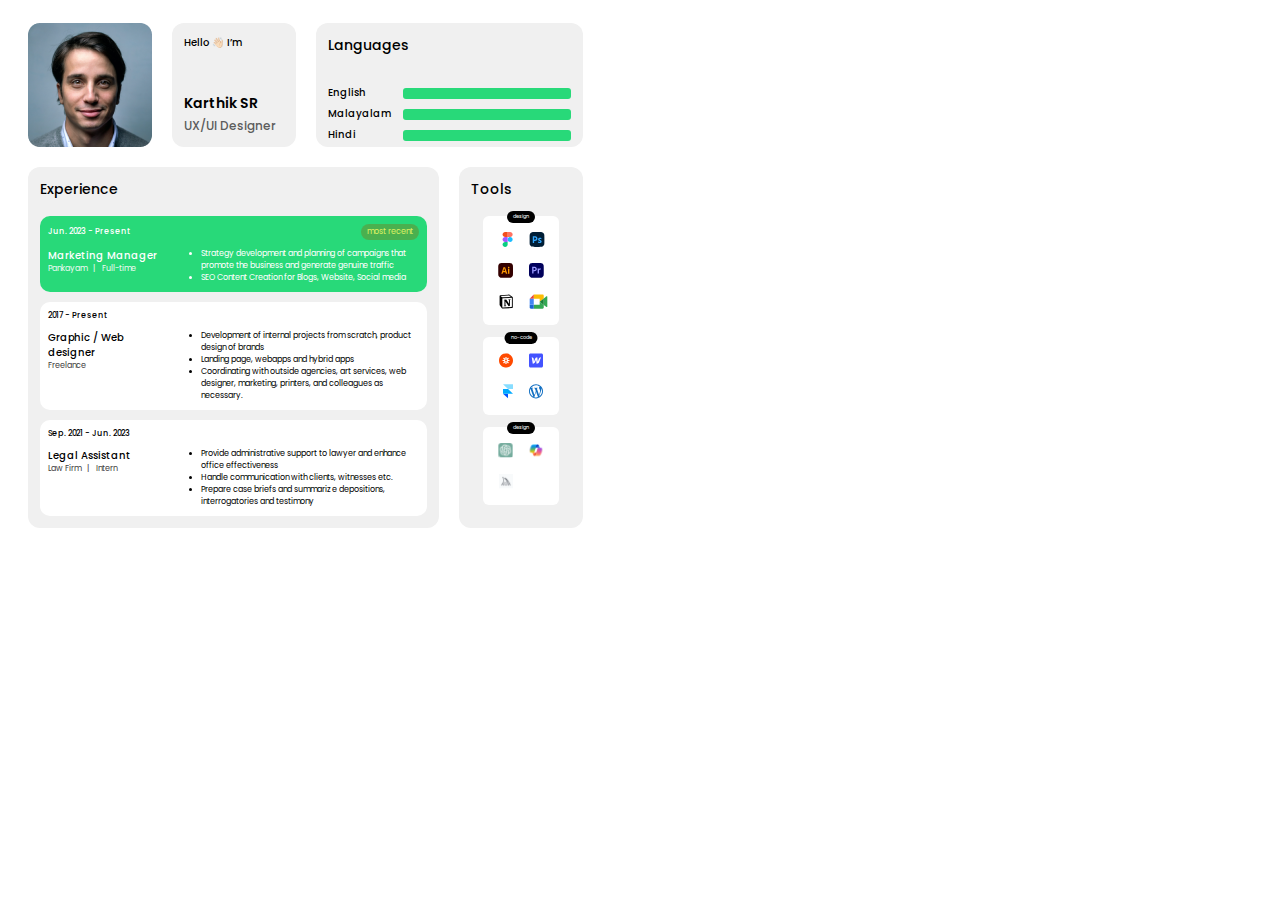
<file: index.html>
<!DOCTYPE html>
<html lang="en">
<head>
    <meta charset="UTF-8">
    <meta name="viewport" content="width=device-width, initial-scale=1.0">
    <title>Resume</title>
    <link rel="stylesheet" href="index.css">
    <link rel="stylesheet" href="styles/global.css">
    <link rel="stylesheet" href="styles/fonts.css">
    <link rel="stylesheet" href="styles/personalinfo.css">
    <link rel="stylesheet" href="styles/avatar.css">
    <link rel="stylesheet" href="styles/langugesinfo.css">
    <link rel="stylesheet" href="styles/experienceinfo.css">
    <link rel="stylesheet" href="styles/toolsinfo.css">
</head>
<body>
    <main class="page">
        <div class="resume">
            <section class="block-1">
                <article class="avatar-container">
                    <img src="./assets/images/profileImg.png" alt="profile picture" class="avatar">
                </article>
                <article class="personal-info card">
                    <p class="personal-info-header">Hello 👋🏻 I’m</p>
                    <div class="personal-info-container">
                        <p class="personal-info-name">Karthik SR</p>
                        <p class="personal-info-specialty">UX/UI Designer</p>
                    </div>
                </article>
                <article class="languages-info card">
                    <h3 class="header-text">Languages</h3>
                    <div class="languages-info-container">
                        <div class="languages-item">
                            <p>English</p> 
                            <div class="languges-info-progress"></div>
                        </div>
                        <div class="languages-item">
                            <p>Malayalam</p> 
                            <div class="languges-info-progress"></div>
                        </div>
                        <div class="languages-item">
                            <p>Hindi</p> 
                            <div class="languges-info-progress"></div>
                        </div>
                    </div>
                </article>
            </section>
            <section class="block-2">
                <article class="experience-info card">
                    <h3 class="header-text">Experience</h3>
                    <div class="experience-info-list">
                        <div class="experience-item selected">
                            <div class="experience-item-header">
                                <span class="experience-item-period">Jun. 2023 - Present</span>
                                <span class="experience-item-label">most recent</span>
                            </div>
                            <div class="experience-item-content">
                                <div class="experience-item-job">
                                    <div class="experience-item-job-specialty">Marketing Manager</div>
                                    <div class="experience-item-job-bottom">
                                        <span class="experience-item-job-name">Pankayam</span>
                                        <span class="experience-item-job-name">|</span>
                                        <span class="experience-item-job-time">Full-time</span>
                                    </div>
                                    
                                </div>
                                <ul class="experience-info-responsibility-list">
                                    <li class="experience-info-responsibility-list-item">
                                        Strategy development and planning of campaigns that promote 
                                        the business and generate genuine traffic
                                    </li>
                                    <li class="experience-info-responsibility-list-item">
                                        SEO Content Creation for Blogs, Website, Social media
                                    </li>
                                </ul>
                            </div>
                        </div>
                        <div class="experience-item">
                            <div class="experience-item-header">
                                <span class="experience-item-period">2017 - Present</span>
                            </div>
                            <div class="experience-item-content">
                                <div class="experience-item-job">
                                    <div class="experience-item-job-specialty">Graphic / Web designer</div>
                                    <div class="experience-item-job-bottom special">
                                        <span class="experience-item-job-name">Freelance</span>
                                    </div>
                                    
                                </div>
                                <ul class="experience-info-responsibility-list">
                                    <li class="experience-info-responsibility-list-item">
                                        Development of internal projects from scratch, product design of brands
                                    </li>
                                    <li class="experience-info-responsibility-list-item">
                                        Landing page, webapps and hybrid apps
                                    </li>
                                    <li class="experience-info-responsibility-list-item">
                                        Coordinating with outside agencies, art services, web designer, 
                                        marketing, printers, and colleagues as necessary.
                                    </li>
                                </ul>
                            </div>
                        </div>
                        <div class="experience-item">
                            <div class="experience-item-header">
                                <span class="experience-item-period">Sep. 2021 - Jun. 2023</span>
                            </div>
                            <div class="experience-item-content">
                                <div class="experience-item-job">
                                    <div class="experience-item-job-specialty">Legal Assistant</div>
                                    <div class="experience-item-job-bottom special">
                                        <span class="experience-item-job-name">Law Firm</span>
                                        <span class="experience-item-job-name">|</span>
                                        <span class="experience-item-job-time">Intern</span>
                                    </div>
                                    
                                </div>
                                <ul class="experience-info-responsibility-list">
                                    <li class="experience-info-responsibility-list-item">
                                        Provide administrative support to lawyer and enhance office effectiveness
                                    </li>
                                    <li class="experience-info-responsibility-list-item">
                                        Handle communication with clients, witnesses etc.
                                    </li>
                                    <li class="experience-info-responsibility-list-item">
                                        Prepare case briefs and summarize depositions, interrogatories and testimony
                                    </li>
                                </ul>
                            </div>
                        </div>
                    </div>
                </article>
                <article class="tools-info card">
                    <h3 class="header-text">Tools</h3>
                    <div class="tools-info-list">
                        <div class="tools-info-list-item">
                            <span class="tools-info-label">design</span>
                            <div class="tools-info-tools-list">
                                <div class="tools-info-tools-list-item">
                                    <img src="./assets/images/logoFigma.svg" alt="" class="tools-info-icon">
                                </div>
                                <div class="tools-info-tools-list-item">
                                    <img src="./assets/images/adobe_photoshop.svg" alt="" class="tools-info-icon">
                                </div>
                                <div class="tools-info-tools-list-item">
                                    <img src="./assets/images/adobe_illustrator.svg" alt="" class="tools-info-icon">
                                </div>
                                <div class="tools-info-tools-list-item">
                                    <img src="./assets/images/adobe_premiere.svg" alt="" class="tools-info-icon">
                                </div>
                                <div class="tools-info-tools-list-item">
                                    <img src="./assets/images/logoNotion.svg" alt="" class="tools-info-icon">
                                </div>
                                <div class="tools-info-tools-list-item">
                                    <img src="./assets/images/logoMeet.svg" alt="" class="tools-info-icon">
                                </div>
                            </div>
                        </div>
                        <div class="tools-info-list-item">
                            <span class="tools-info-label">no-code</span>
                            <div class="tools-info-tools-list">
                                <div class="tools-info-tools-list-item">
                                    <img src="./assets/images/zapier.svg" alt="" class="tools-info-icon">
                                </div>
                                <div class="tools-info-tools-list-item">
                                    <img src="./assets/images/webflow.svg" alt="" class="tools-info-icon">
                                </div>
                                <div class="tools-info-tools-list-item">
                                    <img src="./assets/images/framer.svg" alt="" class="tools-info-icon">
                                </div>
                                <div class="tools-info-tools-list-item">
                                    <img src="./assets/images/wordpress.svg" alt="" class="tools-info-icon">
                                </div>
                            </div>
                        </div>
                        <div class="tools-info-list-item">
                            <span class="tools-info-label">design</span>
                            <div class="tools-info-tools-list">
                                <div class="tools-info-tools-list-item">
                                    <img src="./assets/images/chat_gpt.svg" alt="" class="tools-info-icon">
                                </div>
                                <div class="tools-info-tools-list-item">
                                    <img src="./assets/images/copilot.svg" alt="" class="tools-info-icon">
                                </div>
                                <div class="tools-info-tools-list-item">
                                    <img src="./assets/images/mid_journey.svg" alt="" class="tools-info-icon">
                                </div>
                            </div>
                        </div>
                    </div>
                </article>
            </section>
        </div>

    </main>
</body>
</html>
</file>
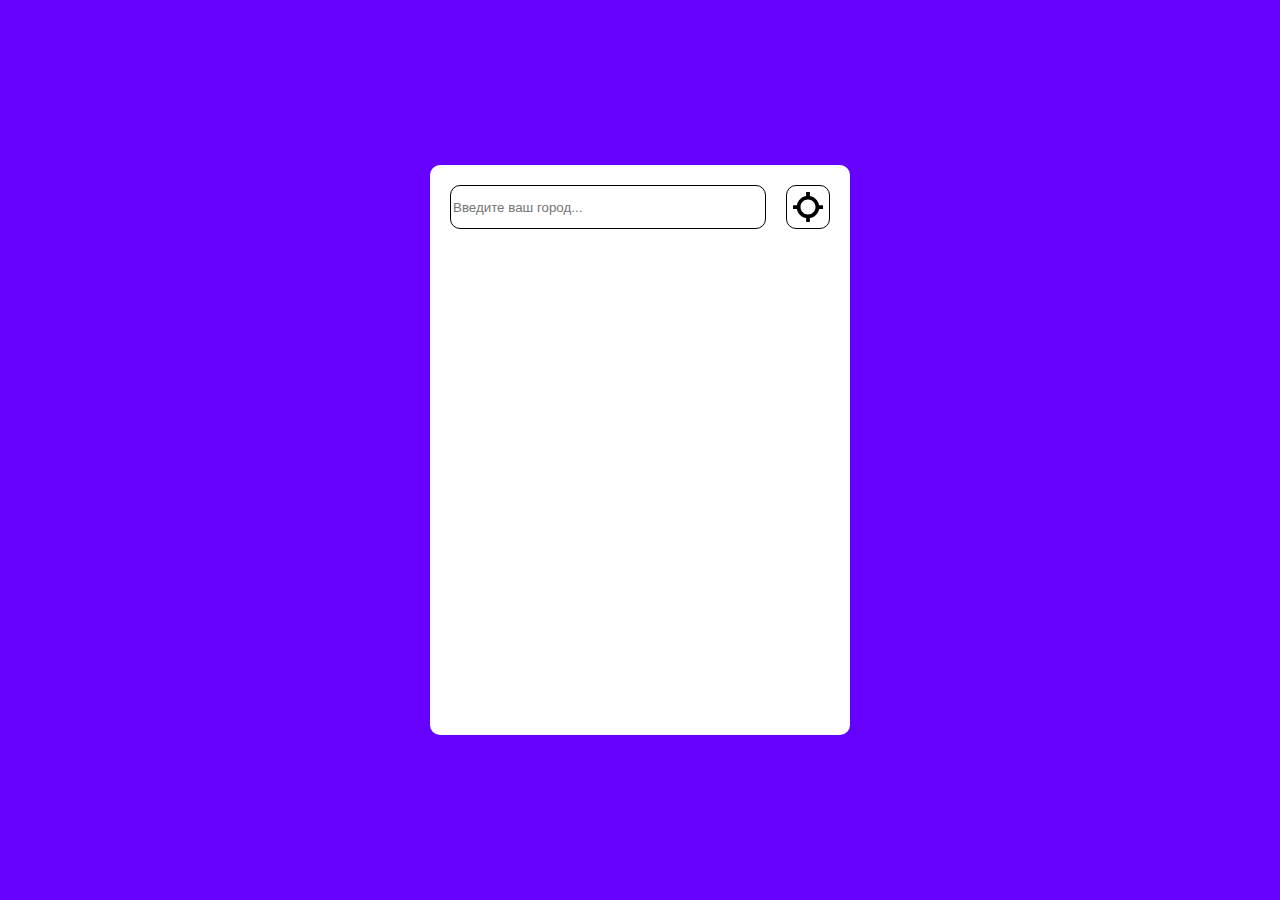
<file: 2 проект/index.html>
<!DOCTYPE html>
<html lang="en">
<head>
    <meta charset="UTF-8">
    <meta name="viewport" content="width=device-width, initial-scale=1.0">
    <link rel="stylesheet" href="style.css">
    <title>Document</title>
</head>
<body>
    <main class="container">
        <article class="weather-app">
            <div class="location-bar">
                <input type="text" class="location-input" placeholder="Введите ваш город...">
                <button class="location-btn">
                    <img src="/2 проект/img/Vector.svg" class="location-icon">
                </button>
            </div>
            <div class="current-weather">
                <!-- <img src="" alt="" class="current-weather-icon">
                <p class="current-weather-temperature">-3°С</p>
                <p class="current-weather-status">Облачно</p> -->
            </div>
            <div class="forecast">
                <!-- <div class="forecast-element">
                    <p class="forecast-time">Сейчас</p>
                    <img src="" alt="" class="forecast-icon">
                    <p class="forecast-temperature">-3°С</p>
                </div> -->
            </div>
        </article>
    </main>

    <script src="script.js"></script>
</body>
</html>
</file>
<file: index.css>
.page {
    padding: 15px 20px;
}

.block-1 {
    display: flex;
    gap: 20px;
    margin-bottom: 20px;
    height: 124px;
}

.card {
    border-radius: 12px;
    background-color: #F0F0F0;
    box-sizing: border-box;
    padding: 12px;
}

.header-text{
    font-size: 14px;
    line-height: 150%;
    font-weight: 500;
    padding: 0;
    padding-bottom: 16px;
}

.avatar-container, personal-info, languges-info {
    height: 100%;
}

.block-2{
    display: flex;
    gap: 20px;
}
</file>
<file: styles/global.css>
p, h3 {
    margin: 0;
}

body {
    font-family: Poppins;
    font-weight: 400;
}
</file>
<file: styles/fonts.css>
@font-face {
    font-family: Poppins;
    src: url(../assets/fonts/Poppins-Regular.ttf);
    font-weight: 400;
}

@font-face {
    font-family: Poppins;
    src: url(../assets/fonts/Poppins-Medium.ttf);
    font-weight: 500;
}

@font-face {
    font-family: Poppins;
    src: url(../assets/fonts/Poppins-SemiBold.ttf);
    font-weight: 700;
}
</file>
<file: styles/personalinfo.css>
.personal-info {
    width: 124px;
    display: flex;
    flex-direction: column;
    justify-content: space-between;
}

.personal-info-header {
    font-size: 10px;
    line-height: 150%;
    font-weight: 500;    
}

.personal-info-container {
    display: flex;
    flex-direction: column;
    gap: 6px;
}

.personal-info-name {
    font-size: 14px;
    line-height: 104%;
    font-weight: 700;
}

.personal-info-specialty {
    color: #5C5C5C;
    font-size: 12px;
    line-height: 150%;
    font-weight: 500;
}
</file>
<file: styles/avatar.css>
.avatar-container{
    width: 124px;
    border-radius: 12px;
}
</file>
<file: styles/langugesinfo.css>
.languages-info{
    width: 267px;
    display: flex;
    flex-direction: column;
    gap: 16px;
}

.languages-info-container{
    display: flex;
    flex-direction: column;
    gap: 10px;
}

.languages-item p {
    font-size: 10px;
    font-weight: 500;
    line-height: 104%;
}

.languages-item{
    display: flex;
    flex-direction: row;
    justify-content: space-between;
}

.languges-info-progress{
    background-color: #28D979;
    width: 168px;
    height: 11px;
    border-radius: 3px;
}
</file>
<file: styles/experienceinfo.css>
.experience-info{
    display: flex;
    flex-direction: column;
    width: 411px;
}

.experience-info-list{
    width: 100%;
    display: flex;
    flex-direction: column;
    gap: 10px;
}

.experience-item{
    width: 100%;
    padding: 8px;
    border-radius: 10px;
    background: #fff;
    box-sizing: border-box;
    color:#000;
}

.experience-item.selected {
    color:#fff;
    background: #28D979;
}

.experience-item-header{
    display: flex;
    align-items: center;
    justify-content: space-between;
}

.experience-item-period{
    font-size: 8px;
    line-height: 150%;
    font-weight: 500;
}

.experience-item-label {
    color: #DDF163;
    line-height: 155%;
    font-size: 8px;
    padding: 2px 6px;
    border-radius: 59px;
    background-color: #7E731266;
}

.experience-item-content{
    display: flex;
    justify-content: space-between;
    margin-top: 8px;
}

.experience-item-job{
    display: flex;
    flex-direction: column;
    width: 124px;
}

.experience-item-job-specialty{
    font-size: 10px;
    line-height: 15px;
    font-weight: 500;
}

.experience-item-job-bottom{
    display: flex;
    align-items: center;
    gap: 6px;
    color: #EBF9F2;
}

.special {
    color: #3F3D3D;
}



 .experience-item-job-name, .experience-item-job-time{
    font-size: 8px;
    line-height: 12px;

 }

 .experience-info-responsibility-list{
    width: 239px;
    margin: 0;
 }

 .experience-info-responsibility-list-item{
    font-size: 8px;
    line-height: 150%;
 }
</file>
<file: styles/toolsinfo.css>
.tools-info{
    width: 124px;
    display: flex;
    flex-direction: column;

}
.tools-info-list{
    display: flex;
    flex-direction: column;
    align-items: center;
    gap: 12px;
}

.tools-info-list-item{
    width: 76px;
    border-radius: 6px;
    padding: 16px 4px;
    background-color: #fff;
    box-sizing: border-box;
    position: relative;
}

.tools-info-list-item:last-child {
    gap: 0;
}

.tools-info-label{
    padding: 2px 6px;
    border-radius: 59px;
    background: #000;
    color: #fff;
    font-size: 5px;
    position: absolute;
    top: -5px;
    left: 50%;
    transform: translateX(-50%);
}
.tools-info-tools-list{
    display: flex;
    gap: 16px 0;
    flex-wrap: wrap;
}

.tools-info-tools-list-item{
    height: 15px;
    flex: 0 50%;
    display: flex;
    box-sizing: border-box;
}

.tools-info-tools-list-item:nth-child(odd){
    justify-content: end;
    padding-right: 8px;
}

.tools-info-tools-list-item:nth-child(even){
    justify-content: start;
    padding-left: 8px;
}

.tools-info-icon{
    height: 100%;
}
</file>
<file: 2 проект/style.css>
body, p {
    margin: 0;
}

@font-face {
    font-family: Inter;
    font-weight: 400;
    src: url(./fonts/InterRegular.ttf);    
}

@font-face {
    font-family: Inter;
    font-weight: bold;
    src: url(./fonts/InterBold.ttf);    
}

html {
    font-family: Inter;
    font-weight: 400;
}

.container {
    background: #6600FF;
    width: 100vw;
    height: 100vh;
    display: flex;
    align-items: center;
    justify-content: center;
}

.weather-app {
    display: flex;
    flex-direction: column;
    background-color: #fff;
    width: 380px;
    height: 530px;
    padding: 20px;
    border-radius: 10px;
    justify-content: space-between;
}

.location-bar {
    height: 44px;
    display: flex;
}

.location-btn {
    height: 100%;
    width: 44px;
    border: 1px solid rgba(0, 0, 0, 40);
    border-radius: 10px;
    margin-left: 20px;
    background: white;
    display: flex;
    justify-content: center;
    align-items: center;
    box-sizing: border-box;
}

.location-input {
    height: 100%;
    flex-grow: 1;
    border: 1px solid rgba(0, 0, 0, 40);
    border-radius: 10px;
    pad: 12px 15px;
    box-sizing: border-box;
}

.current-weather {
    display: flex;
    flex-direction: column;
    gap: 10px;
    align-items: center;
}

.current-weather-icon {
    width: 220px;
    height: 220px;
}

.current-weather-temperature {
    font-size: 45px;
}

.current-weather-status {
    font-size: 25px;
}

.forecast {
    display: flex;
    gap: 10px;
    overflow: auto;
}

.forecast-element {
    display: flex;
    flex-direction: column;
    align-items: center;
    gap: 10px;
}

.forecast-time {
    font-size: 15px;
    font-weight: bold;
}

.forecast-icon {
    width: 40px;
    height: 40px;
}

.forecast-temperature {
    font-size: 15px;
}
</file>
